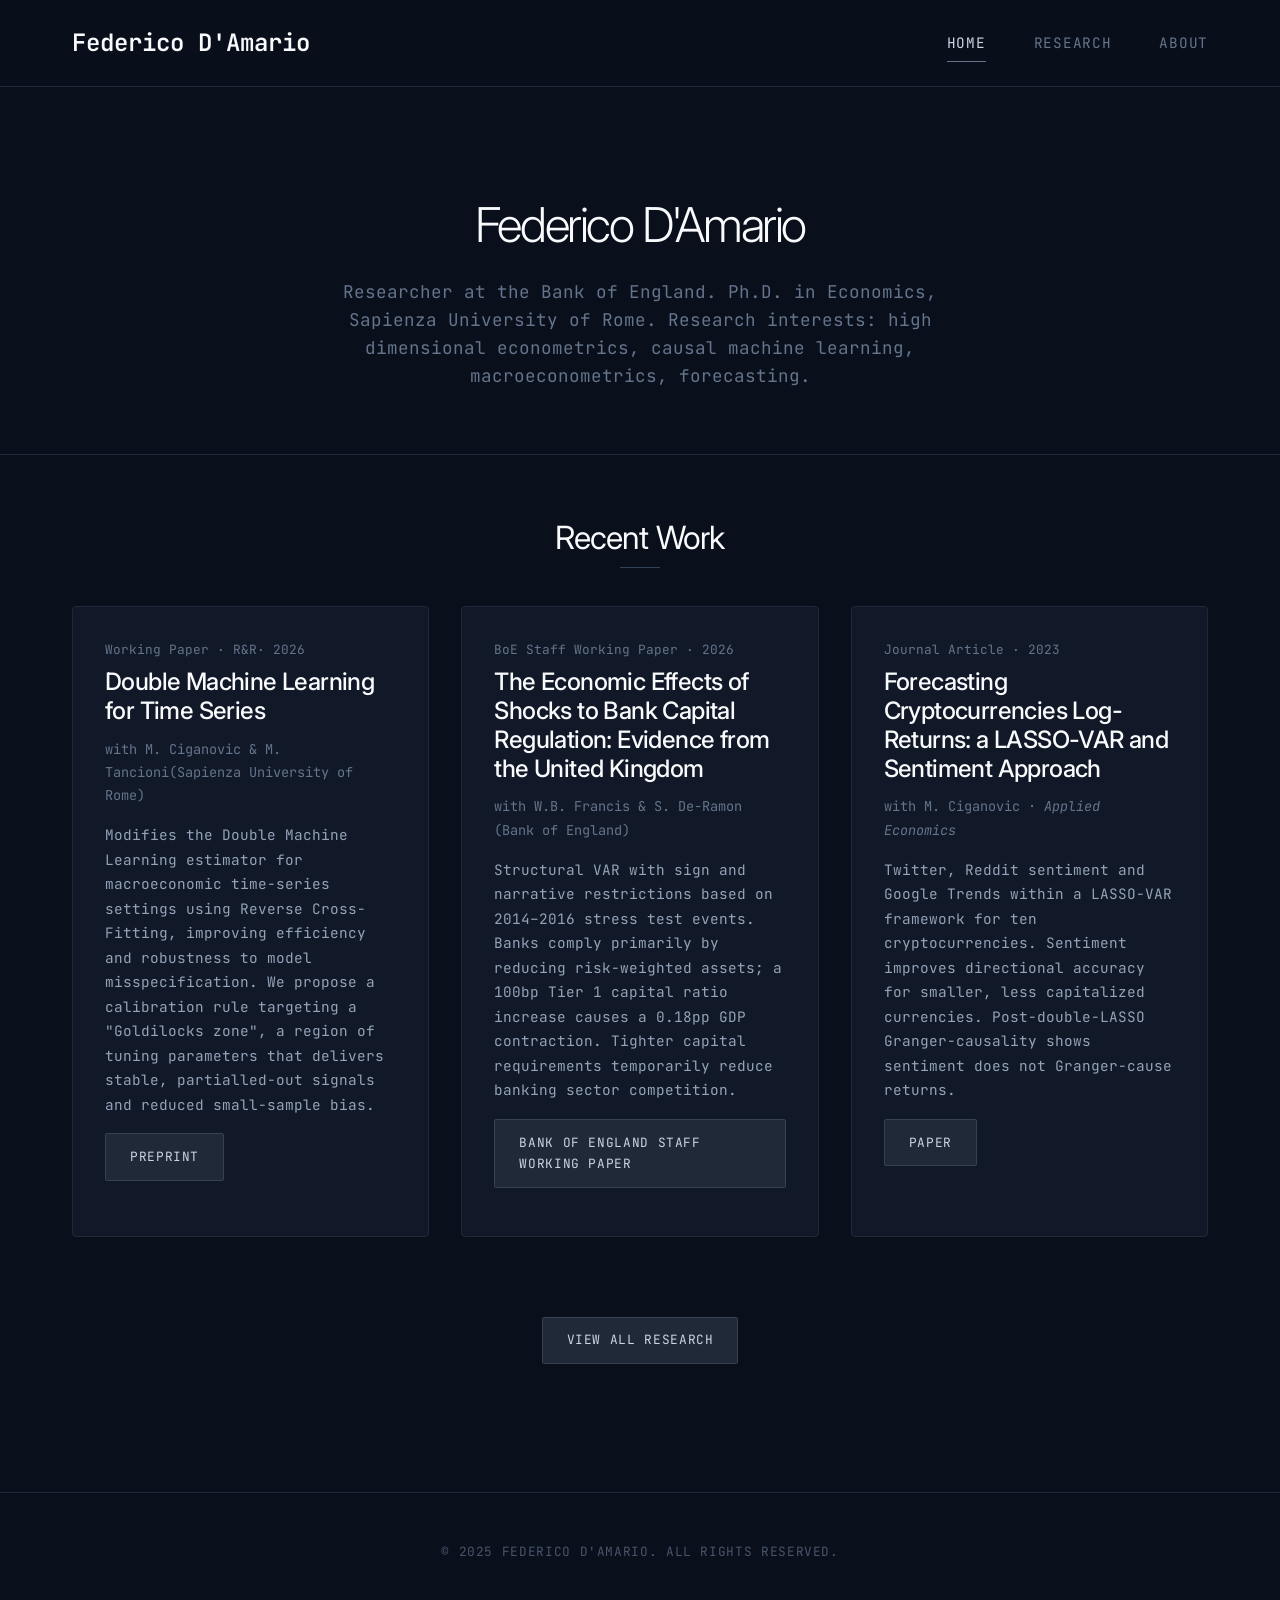
<file: index.html>
<!DOCTYPE html>
<html lang="en">
<head>
    <meta charset="UTF-8">
    <meta name="viewport" content="width=device-width, initial-scale=1.0">
    <title>Federico D'Amario - PhD</title>
    <meta name="description" content="Researcher at the Bank of England. Ph.D. in Economics. Research interests: high dimensionaleconometrics, causal machine learning, macroeconometrics, forecasting.">

    <!-- CSS -->
    <link rel="stylesheet" href="assets/css/styles.css">

    <!-- Preconnect for performance -->
    <link rel="preconnect" href="https://fonts.googleapis.com">
    <link href="https://fonts.googleapis.com/css2?family=JetBrains+Mono:wght@300;400;500;600&family=Inter:wght@300;400;500;600&display=swap" rel="stylesheet">

    <!-- Favicon -->
    <link rel="icon" type="image/x-icon" href="assets/images/favicon.ico">
</head>
<body>
    <!-- Header -->
    <header class="header">
        <div class="container">
            <nav class="nav">
                <div class="nav-brand">
                    <a href="/">Federico D'Amario</a>
                </div>

                <ul class="nav-menu">
                    <li><a href="/" class="nav-link active">Home</a></li>
                    <li><a href="/research/" class="nav-link">Research</a></li>
                    <li><a href="/about/" class="nav-link">About</a></li>
                </ul>

                <button class="nav-toggle" aria-label="Toggle navigation menu">
                    <span></span>
                    <span></span>
                    <span></span>
                </button>
            </nav>
        </div>
    </header>

    <!-- Main Content -->
    <main class="main">
        <!-- Hero Section -->
        <section class="hero">
            <div class="container">
                <h1>Federico D'Amario</h1>
                <p>Researcher at the Bank of England. Ph.D. in Economics, Sapienza University of Rome. Research interests: high dimensional econometrics, causal machine learning, macroeconometrics, forecasting.</p>
            </div>
        </section>

        <!-- Recent Work -->
        <section class="section">
            <div class="container">
                <h2 class="section-title">Recent Work</h2>
                <div class="research-grid">

                    <div class="card">
                        <p style="color: #64748b; font-size: 0.8rem; margin-bottom: 0.5rem;">Working Paper · R&R· 2026</p>
                        <h3>Double Machine Learning for Time Series</h3>
                        <p style="color: #64748b; font-size: 0.85rem; margin-bottom: 0.5rem;">with M. Ciganovic &amp; M. Tancioni(Sapienza University of Rome)</p>
                        <p style="color: #94a3b8; font-size: 0.9rem; margin-top: 1rem;">
                            Modifies the Double Machine Learning estimator for macroeconomic time-series settings using Reverse Cross-Fitting, 
                            improving efficiency and robustness to model misspecification. We propose a calibration rule targeting a "Goldilocks zone", 
                            a region of tuning parameters that delivers stable, partialled-out signals and reduced small-sample bias.
                        </p>
                        <p style="margin-top: 1rem;"><a href="https://arxiv.org/abs/2603.10999" class="research-link" target="_blank" rel="noopener noreferrer">Preprint</a></p>
                    </div>
                    <div class="card">
                        <p style="color: #64748b; font-size: 0.8rem; margin-bottom: 0.5rem;">BoE Staff Working Paper · 2026</p>
                        <h3>The Economic Effects of Shocks to Bank Capital Regulation: Evidence from the United Kingdom</h3>
                        <p style="color: #64748b; font-size: 0.85rem; margin-bottom: 0.5rem;">with W.B. Francis &amp; S. De-Ramon (Bank of England)</p>
                        <p style="color: #94a3b8; font-size: 0.9rem; margin-top: 1rem;">
                            Structural VAR with sign and narrative restrictions based on 2014–2016 stress test events.
                            Banks comply primarily by reducing risk-weighted assets; a 100bp Tier 1 capital ratio increase causes a 0.18pp GDP contraction.
                            Tighter capital requirements temporarily reduce banking sector competition.
                        </p>
                        <p style="margin-top: 1rem;"><a href="https://www.bankofengland.co.uk/working-paper/2026/the-economic-effects-of-changes-to-bank-capital-regulation-evidence-from-the-uk" class="research-link" target="_blank" rel="noopener noreferrer">Bank of England Staff Working Paper</a></p>
                    </div>



                    <div class="card">
                        <p style="color: #64748b; font-size: 0.8rem; margin-bottom: 0.5rem;">Journal Article · 2023</p>
                        <h3>Forecasting Cryptocurrencies Log-Returns: a LASSO-VAR and Sentiment Approach</h3>
                        <p style="color: #64748b; font-size: 0.85rem; margin-bottom: 0.5rem;">with M. Ciganovic · <em>Applied Economics</em></p>
                        <p style="color: #94a3b8; font-size: 0.9rem; margin-top: 1rem;">
                            Twitter, Reddit sentiment and Google Trends within a LASSO-VAR framework for ten cryptocurrencies.
                            Sentiment improves directional accuracy for smaller, less capitalized currencies.
                            Post-double-LASSO Granger-causality shows sentiment does not Granger-cause returns.
                        </p>
                        <p style="margin-top: 1rem;"><a href="https://www.tandfonline.com/doi/abs/10.1080/00036846.2023.2289930" class="research-link" target="_blank" rel="noopener noreferrer">Paper</a></p>
                    </div>
                </div>

                <div style="text-align: center; margin-top: 2rem;">
                    <a href="/research/" class="btn-primary">View All Research</a>
                </div>
            </div>
        </section>
    </main>

    <!-- Footer -->
    <footer class="footer">
        <div class="container">
            <p>&copy; 2025 Federico D'Amario. All rights reserved.</p>
        </div>
    </footer>

    <!-- JavaScript -->
    <script src="assets/js/main.js"></script>
</body>
</html>
</file>
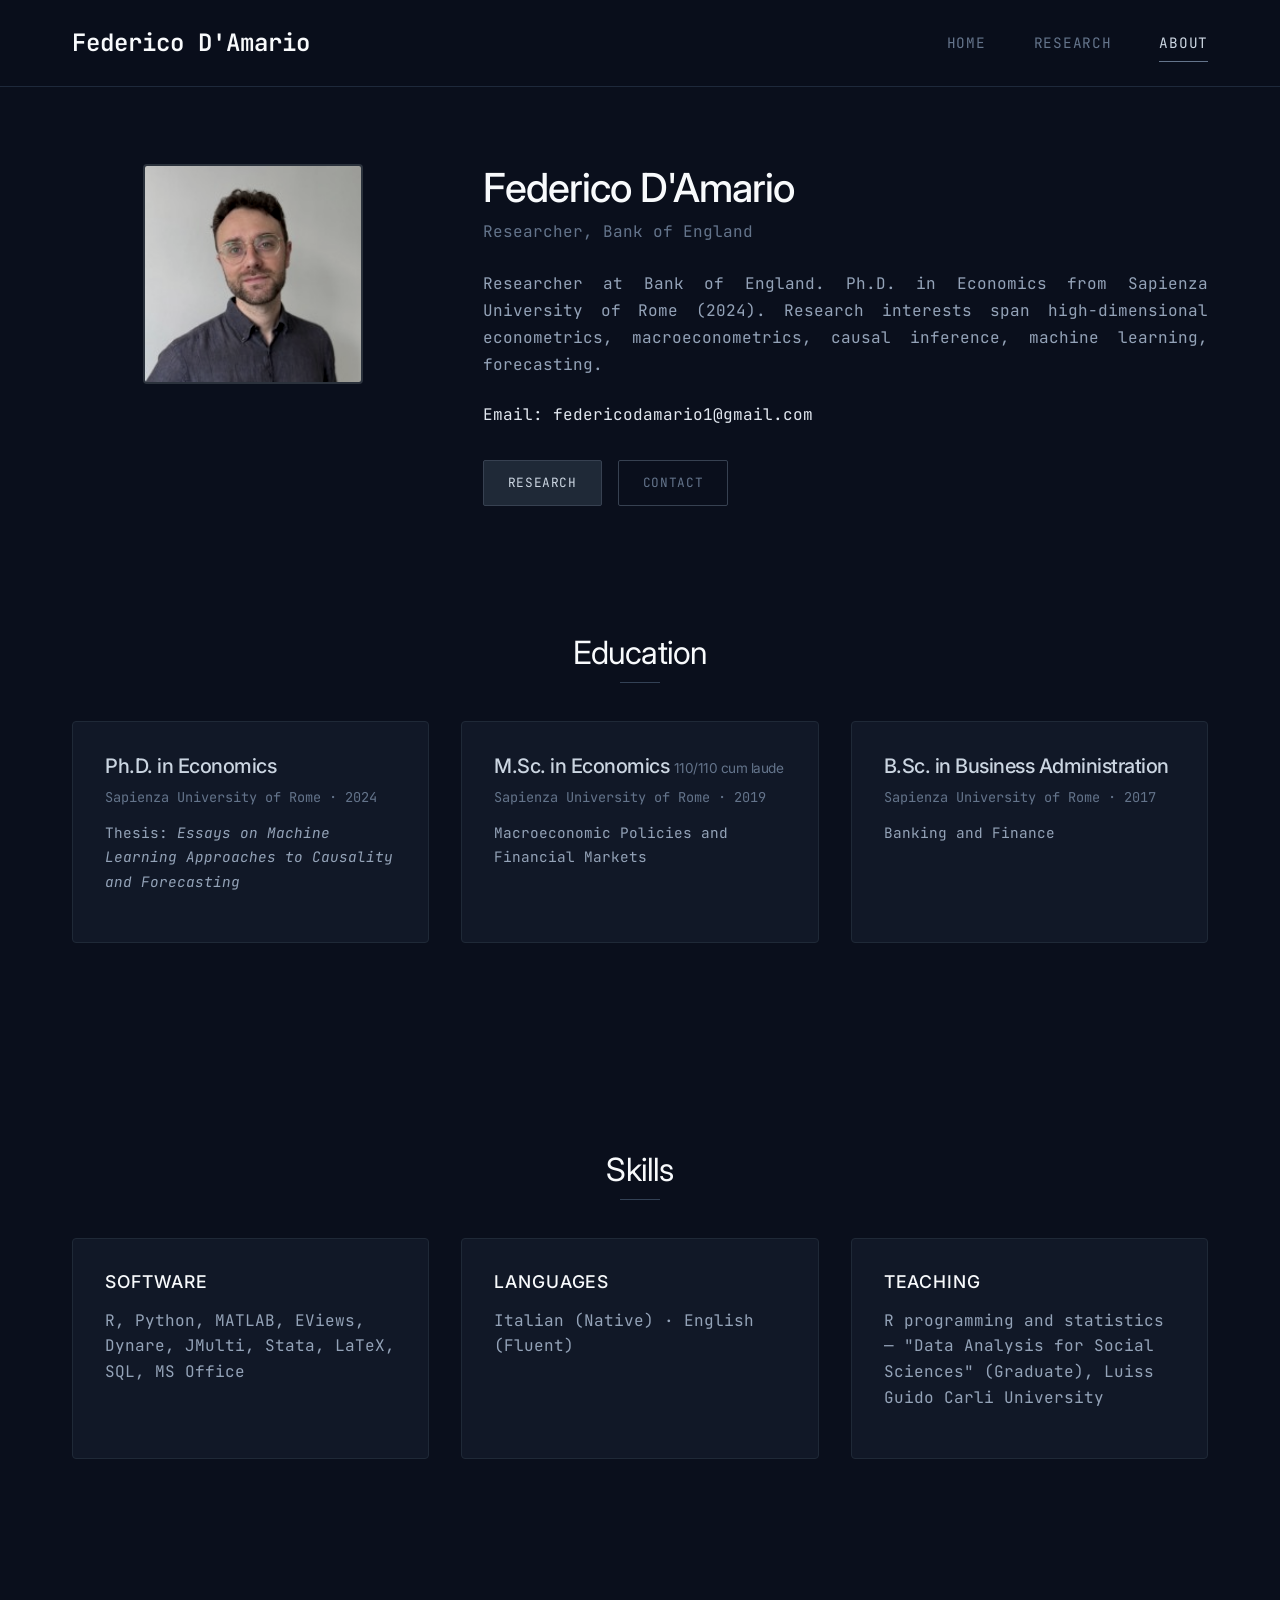
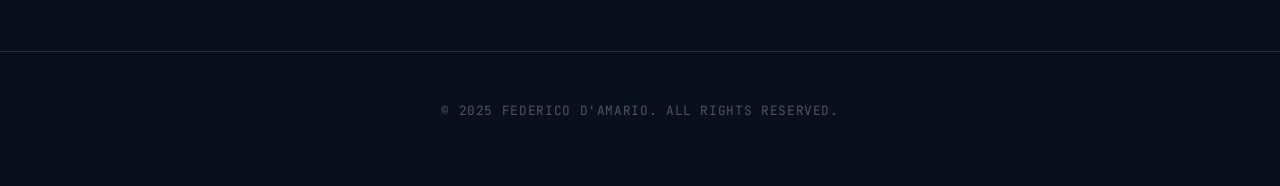
<file: about/index.html>
<!DOCTYPE html>
<html lang="en">
<head>
    <meta charset="UTF-8">
    <meta name="viewport" content="width=device-width, initial-scale=1.0">
    <title>About - Federico D'Amario</title>
    <meta name="description" content="Researcher at the Bank of England. Ph.D. in Economics, Sapienza University of Rome. Econometrics, causal machine learning, macroeconometrics, forecasting, and policy evaluation.">

    <!-- CSS -->
    <link rel="stylesheet" href="../assets/css/styles.css">

    <!-- Preconnect for performance -->
    <link rel="preconnect" href="https://fonts.googleapis.com">
    <link href="https://fonts.googleapis.com/css2?family=JetBrains+Mono:wght@300;400;500;600&family=Inter:wght@300;400;500;600&display=swap" rel="stylesheet">

    <!-- Favicon -->
    <link rel="icon" type="image/x-icon" href="../assets/images/favicon.ico">
</head>
<body>
    <!-- Header -->
    <header class="header">
        <div class="container">
            <nav class="nav">
                <div class="nav-brand">
                    <a href="/">Federico D'Amario</a>
                </div>

                <ul class="nav-menu">
                    <li><a href="/" class="nav-link">Home</a></li>
                    <li><a href="../research/" class="nav-link">Research</a></li>
                    <li><a href="../about/" class="nav-link active">About</a></li>
                </ul>

                <button class="nav-toggle" aria-label="Toggle navigation menu">
                    <span></span>
                    <span></span>
                    <span></span>
                </button>
            </nav>
        </div>
    </header>

    <!-- Main Content -->
    <main class="main">
        <!-- About Section -->
        <section class="section">
            <div class="container">
                <div class="about-content">
                    <div class="about-image">
                        <img src="../assets/images/headshot.jpeg" alt="Federico D'Amario" style="width: 220px; height: 220px; border: 2px solid #374151; border-radius: 4px; object-fit: cover; display: block; margin: 0 auto; filter: grayscale(0.3) contrast(1.1) brightness(0.85);">
                    </div>

                    <div class="about-text">
                        <h1 style="margin-bottom: 0.4rem;">Federico D'Amario</h1>
                        <p style="color: #64748b; margin-bottom: 1.5rem;">Researcher, Bank of England</p>
                        <p>
                            Researcher at Bank of England. Ph.D. in Economics from Sapienza University of Rome (2024). Research interests span high-dimensional econometrics,
                            macroeconometrics, causal inference, machine learning, forecasting.
                        </p>
                        Email: federicodamario1@gmail.com
                        <div style="display: flex; gap: 1rem; flex-wrap: wrap; margin-top: 2rem;">
                            <a href="../research/" class="btn-primary">Research</a>
                            <a href="mailto:federicodamario1@gmail.com" class="btn-secondary">Contact</a>
                        </div>
                    </div>
                </div>
            </div>
        </section>

        <!-- Education -->
        <section class="section">
            <div class="container">
                <h2 class="section-title">Education</h2>
                <div class="research-grid">
                    <div class="card">
                        <h4 style="color: #cbd5e1; margin-bottom: 0.5rem;">Ph.D. in Economics</h4>
                        <p style="color: #64748b; font-size: 0.85rem; margin-bottom: 0.75rem;">Sapienza University of Rome · 2024</p>
                        <p style="color: #94a3b8; font-size: 0.9rem;">Thesis: <em>Essays on Machine Learning Approaches to Causality and Forecasting</em></p>
                    </div>

                    <div class="card">
                        <h4 style="color: #cbd5e1; margin-bottom: 0.5rem;">M.Sc. in Economics <span style="color: #64748b; font-weight: 400; font-size: 0.85rem;">110/110 cum laude</span></h4>
                        <p style="color: #64748b; font-size: 0.85rem; margin-bottom: 0.75rem;">Sapienza University of Rome · 2019</p>
                        <p style="color: #94a3b8; font-size: 0.9rem;">Macroeconomic Policies and Financial Markets</p>
                    </div>

                    <div class="card">
                        <h4 style="color: #cbd5e1; margin-bottom: 0.5rem;">B.Sc. in Business Administration <span style="color: #64748b; font-weight: 400; font-size: 0.85rem;"></span></h4>
                        <p style="color: #64748b; font-size: 0.85rem; margin-bottom: 0.75rem;">Sapienza University of Rome · 2017</p>
                        <p style="color: #94a3b8; font-size: 0.9rem;">Banking and Finance</p>
                    </div>
                </div>
            </div>
        </section>

        <!-- Skills -->
        <section class="section">
            <div class="container">
                <h2 class="section-title">Skills</h2>
                <div class="research-areas-grid">
                    <div class="research-area-card">
                        <h3>Software</h3>
                        <p>R, Python, MATLAB, EViews, Dynare, JMulti, Stata, LaTeX, SQL, MS Office</p>
                    </div>

                    <div class="research-area-card">
                        <h3>Languages</h3>
                        <p>Italian (Native) · English (Fluent)</p>
                    </div>

                    <div class="research-area-card">
                        <h3>Teaching</h3>
                        <p>R programming and statistics — "Data Analysis for Social Sciences" (Graduate), Luiss Guido Carli University</p>
                    </div>
                </div>
            </div>
        </section>
    </main>

    <!-- Footer -->
    <footer class="footer">
        <div class="container">
            <p>&copy; 2025 Federico D'Amario. All rights reserved.</p>
        </div>
    </footer>

    <!-- JavaScript -->
    <script src="../assets/js/main.js"></script>
</body>
</html>
</file>
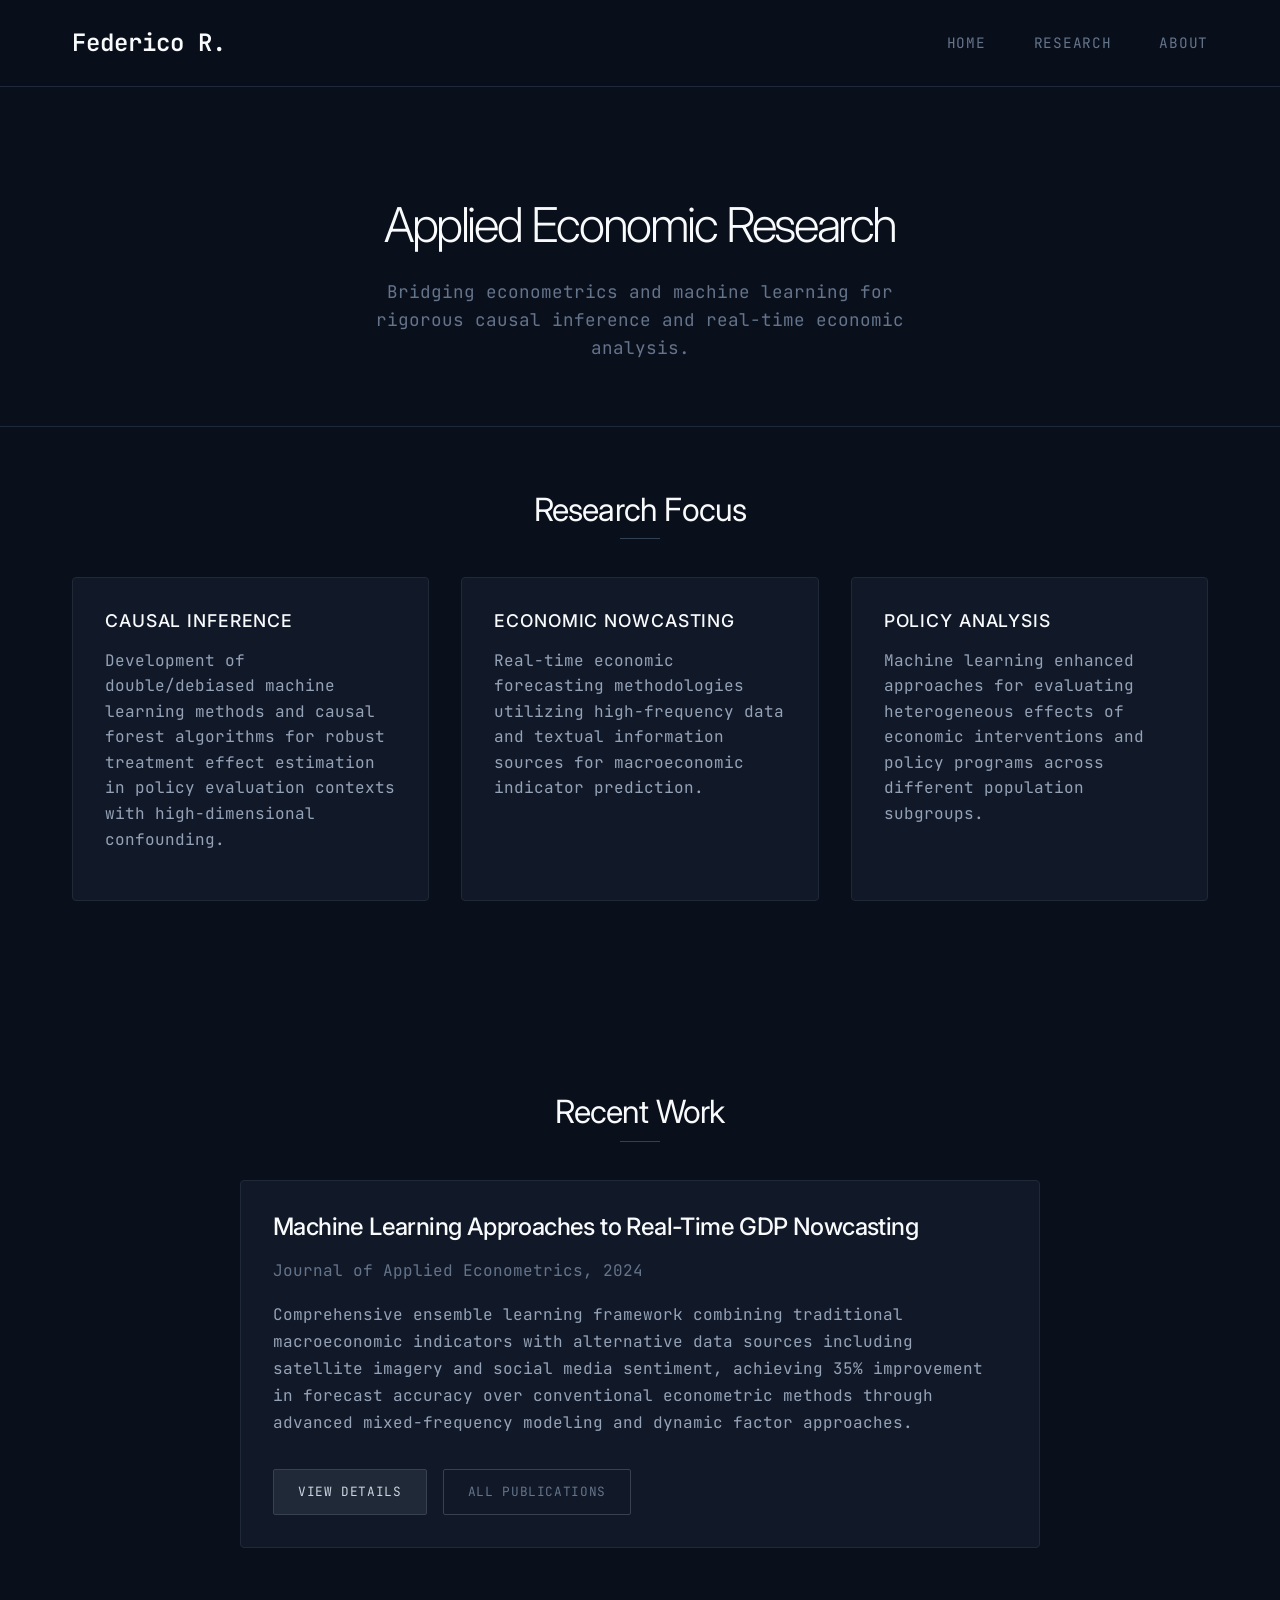
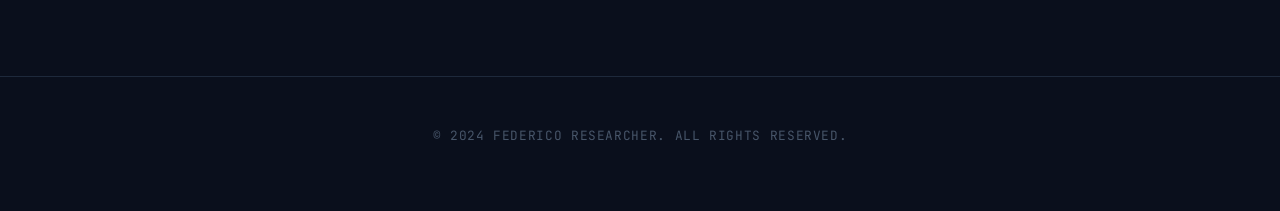
<file: home/index.html>
<!DOCTYPE html>
<html lang="en">
<head>
    <meta charset="UTF-8">
    <meta name="viewport" content="width=device-width, initial-scale=1.0">
    <title>Home - Federico Researcher</title>
    <meta name="description" content="Applied econometrician developing machine learning methods for causal inference, nowcasting, and policy evaluation.">
    
    <!-- CSS -->
    <link rel="stylesheet" href="../assets/css/styles.css">
    
    <!-- Preconnect for performance -->
    <link rel="preconnect" href="https://fonts.googleapis.com">
    <link href="https://fonts.googleapis.com/css2?family=JetBrains+Mono:wght@300;400;500;600&family=Inter:wght@300;400;500;600&display=swap" rel="stylesheet">
    
    <!-- Favicon -->
    <link rel="icon" type="image/x-icon" href="../assets/images/favicon.ico">
</head>
<body>
    <!-- Header -->
    <header class="header">
        <div class="container">
            <nav class="nav">
                <div class="nav-brand">
                    <a href="/">Federico R.</a>
                </div>
                
                <ul class="nav-menu">
                    <li><a href="/" class="nav-link active">Home</a></li>
                    <li><a href="../research/" class="nav-link">Research</a></li>
                    <li><a href="../about/" class="nav-link">About</a></li>
                </ul>
                
                <button class="nav-toggle" aria-label="Toggle navigation menu">
                    <span></span>
                    <span></span>
                    <span></span>
                </button>
            </nav>
        </div>
    </header>

    <!-- Main Content -->
    <main class="main">
        <!-- Hero Section -->
        <section class="hero">
            <div class="container">
                <h1>Applied Economic Research</h1>
                <p>Bridging econometrics and machine learning for rigorous causal inference and real-time economic analysis.</p>
            </div>
        </section>

        <!-- Research Focus -->
        <section class="section">
            <div class="container">
                <h2 class="section-title">Research Focus</h2>
                <div class="research-areas-grid">
                    <div class="research-area-card">
                        <h3>Causal Inference</h3>
                        <p>Development of double/debiased machine learning methods and causal forest algorithms for robust treatment effect estimation in policy evaluation contexts with high-dimensional confounding.</p>
                    </div>
                    
                    <div class="research-area-card">
                        <h3>Economic Nowcasting</h3>
                        <p>Real-time economic forecasting methodologies utilizing high-frequency data and textual information sources for macroeconomic indicator prediction.</p>
                    </div>
                    
                    <div class="research-area-card">
                        <h3>Policy Analysis</h3>
                        <p>Machine learning enhanced approaches for evaluating heterogeneous effects of economic interventions and policy programs across different population subgroups.</p>
                    </div>
                </div>
            </div>
        </section>

        <!-- Recent Work -->
        <section class="section">
            <div class="container">
                <div class="text-center">
                    <h2 class="section-title">Recent Work</h2>
                    <div class="card" style="max-width: 800px; margin: 0 auto; text-align: left;">
                        <h3 style="margin-bottom: 1rem;">Machine Learning Approaches to Real-Time GDP Nowcasting</h3>
                        <p style="color: #64748b; margin-bottom: 1rem;">Journal of Applied Econometrics, 2024</p>
                        <p style="margin-bottom: 2rem;">Comprehensive ensemble learning framework combining traditional macroeconomic indicators with alternative data sources including satellite imagery and social media sentiment, achieving 35% improvement in forecast accuracy over conventional econometric methods through advanced mixed-frequency modeling and dynamic factor approaches.</p>
                        <div style="display: flex; gap: 1rem; flex-wrap: wrap;">
                            <a href="../research/" class="btn-primary">View Details</a>
                            <a href="../research/" class="btn-secondary">All Publications</a>
                        </div>
                    </div>
                </div>
            </div>
        </section>
    </main>

    <!-- Footer -->
    <footer class="footer">
        <div class="container">
            <p>&copy; 2024 Federico Researcher. All rights reserved.</p>
        </div>
    </footer>

    <!-- JavaScript -->
    <script src="../assets/js/main.js"></script>
</body>
</html>
</file>
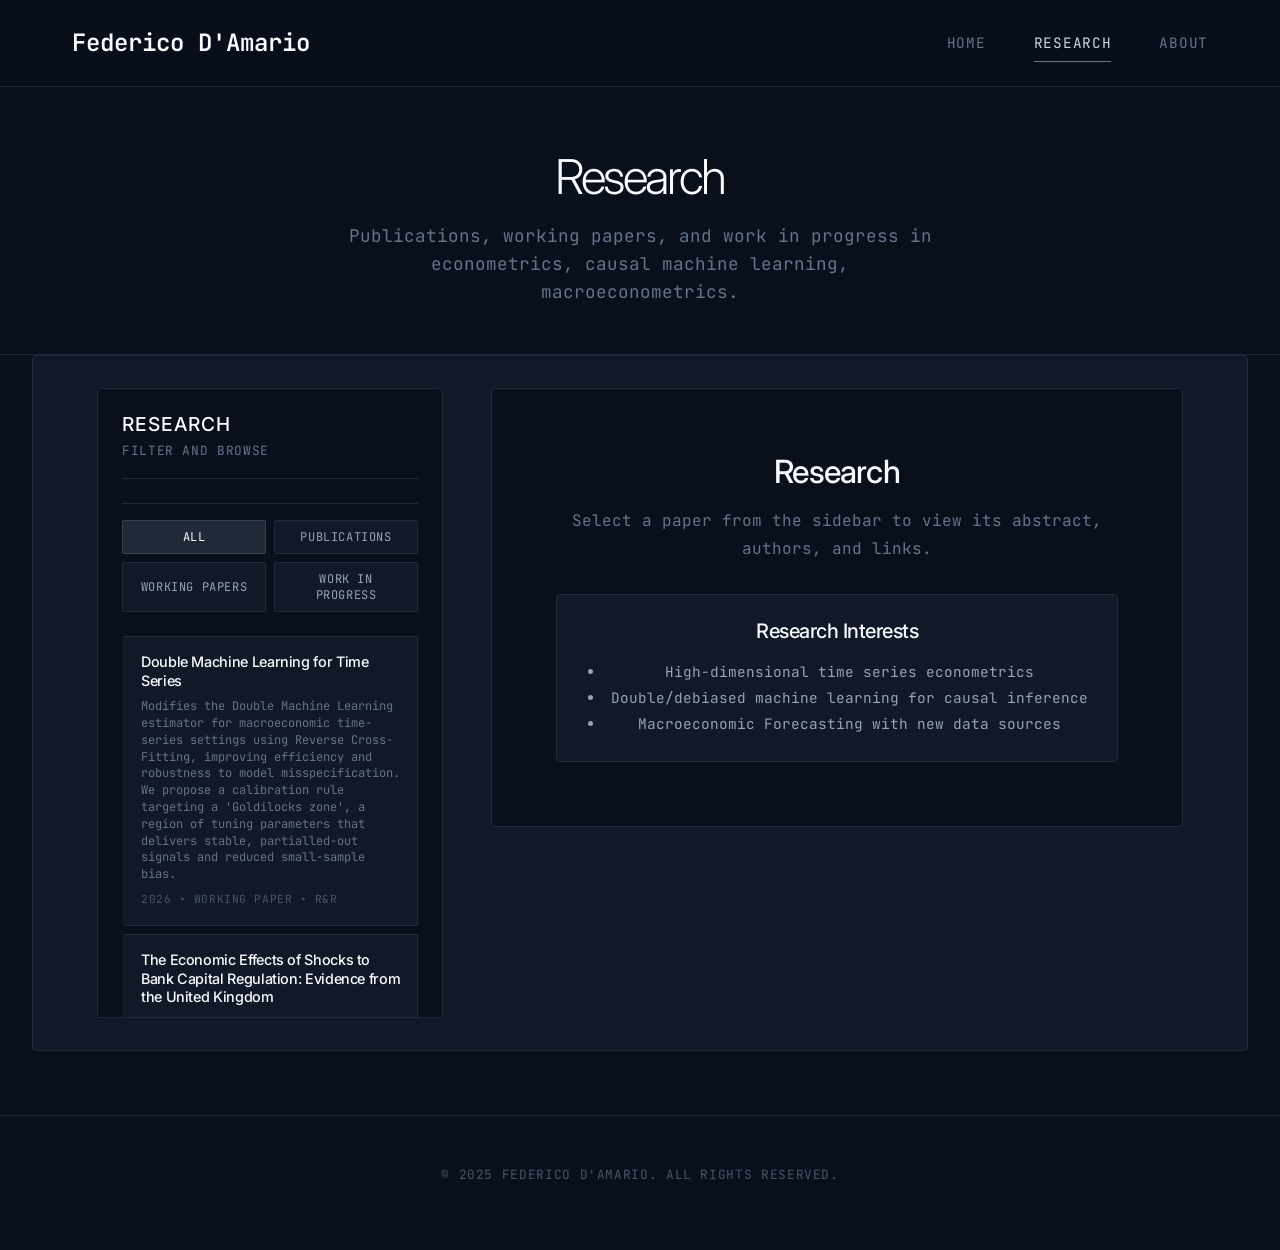
<file: research/index.html>
<!DOCTYPE html>
<html lang="en">
<head>
    <meta charset="UTF-8">
    <meta name="viewport" content="width=device-width, initial-scale=1.0">
    <title>Research - Federico D'Amario</title>
    <meta name="description" content="Publications and working papers in econometrics, causal machine learning, macroeconometrics, forecasting.">

    <!-- CSS -->
    <link rel="stylesheet" href="../assets/css/styles.css">

    <!-- Preconnect for performance -->
    <link rel="preconnect" href="https://fonts.googleapis.com">
    <link href="https://fonts.googleapis.com/css2?family=JetBrains+Mono:wght@300;400;500;600&family=Inter:wght@300;400;500;600&display=swap" rel="stylesheet">

    <!-- Favicon -->
    <link rel="icon" type="image/x-icon" href="../assets/images/favicon.ico">
</head>
<body>
    <!-- Header -->
    <header class="header">
        <div class="container">
            <nav class="nav">
                <div class="nav-brand">
                    <a href="/">Federico D'Amario</a>
                </div>

                <ul class="nav-menu">
                    <li><a href="/" class="nav-link">Home</a></li>
                    <li><a href="../research/" class="nav-link active">Research</a></li>
                    <li><a href="../about/" class="nav-link">About</a></li>
                </ul>

                <button class="nav-toggle" aria-label="Toggle navigation menu">
                    <span></span>
                    <span></span>
                    <span></span>
                </button>
            </nav>
        </div>
    </header>

    <!-- Main Content -->
    <main class="main">
        <!-- Research Header -->
        <section class="hero" style="padding: 3rem 0;">
            <div class="container">
                <div class="text-center">
                    <h1 style="margin-bottom: 1rem;">Research</h1>
                    <p style="font-size: 1.1rem; color: #64748b; max-width: 600px; margin: 0 auto;">
                        Publications, working papers, and work in progress in econometrics, causal machine learning, macroeconometrics.
                    </p>
                </div>
            </div>
        </section>

        <!-- Main Research Section with Sidebar -->
        <section class="section research-main-section">
            <div class="container">
                <div class="research-container">
                    <!-- Research Sidebar -->
                    <aside class="research-sidebar">
                        <div class="research-sidebar-header">
                            <h3>Research</h3>
                            <p class="sidebar-subtitle">Filter and browse</p>
                        </div>

                        <!-- Category Filter -->
                        <div class="research-categories">
                            <button class="category-btn active" data-category="all">All</button>
                            <button class="category-btn" data-category="publications">Publications</button>
                            <button class="category-btn" data-category="working-papers">Working Papers</button>
                            <button class="category-btn" data-category="other">Work in Progress</button>
                        </div>

                        <div id="research-list" class="research-list">
                            <div class="research-list-item loading">
                                <div class="loading-text">Loading publications...</div>
                            </div>
                        </div>
                    </aside>

                    <!-- Research Content Area -->
                    <main class="research-content-area">
                        <div id="research-detail" class="research-detail-container">
                            <div class="research-welcome">
                                <h2>Research</h2>
                                <p>Select a paper from the sidebar to view its abstract, authors, and links.</p>
                                <div style="margin-top: 2rem; padding: 1.5rem; background: #111827; border: 1px solid #1f2937; border-radius: 4px;">
                                    <h4 style="margin-bottom: 1rem; color: #f8fafc;">Research Interests</h4>
                                    <ul style="margin: 0; padding-left: 1.5rem; color: #94a3b8; line-height: 1.8; font-size: 0.9rem;">
                                        <li>High-dimensional time series econometrics</li>
                                        <li>Double/debiased machine learning for causal inference</li>
                                        <li>Macroeconomic Forecasting with new data sources</li>

                                    </ul>
                                </div>
                            </div>
                        </div>
                    </main>
                </div>
            </div>
        </section>
    </main>

    <!-- Footer -->
    <footer class="footer">
        <div class="container">
            <p>&copy; 2025 Federico D'Amario. All rights reserved.</p>
        </div>
    </footer>

    <!-- JavaScript -->
    <script src="../assets/js/main.js"></script>
    <script src="../assets/js/research.js"></script>
</body>
</html>
</file>
<file: assets/css/styles.css>
/* Reset and Base Styles */
* {
    margin: 0;
    padding: 0;
    box-sizing: border-box;
}

html {
    scroll-behavior: smooth;
    font-size: 16px;
}

body {
    font-family: 'JetBrains Mono', 'Fira Code', 'SF Mono', 'Monaco', 'Inconsolata', 'Roboto Mono', monospace;
    line-height: 1.6;
    color: #e2e8f0;
    background: #0a0f1c;
    min-height: 100vh;
    -webkit-font-smoothing: antialiased;
    -moz-osx-font-smoothing: grayscale;
}

/* Typography */
h1, h2, h3, h4, h5, h6 {
    font-weight: 500;
    line-height: 1.2;
    margin-bottom: 0.5em;
    color: #f8fafc;
    letter-spacing: -0.025em;
    font-family: 'Inter', -apple-system, BlinkMacSystemFont, 'Segoe UI', Roboto, sans-serif;
}

h1 { font-size: 2.5rem; }
h2 { font-size: 2rem; }
h3 { font-size: 1.5rem; }
h4 { font-size: 1.25rem; }

p {
    margin-bottom: 1rem;
    color: #94a3b8;
    line-height: 1.7;
}

a {
    color: #64748b;
    text-decoration: none;
    transition: all 0.2s ease;
    border-bottom: 1px solid transparent;
}

a:hover {
    color: #cbd5e1;
    border-bottom-color: #64748b;
}

/* Layout */
.container {
    max-width: 1200px;
    margin: 0 auto;
    padding: 0 2rem;
}

/* Header and Navigation */
.header {
    background: rgba(10, 15, 28, 0.98);
    border-bottom: 1px solid #1e293b;
    position: fixed;
    top: 0;
    left: 0;
    right: 0;
    z-index: 1000;
    backdrop-filter: blur(8px);
    transition: none;
}

.nav {
    display: flex;
    justify-content: space-between;
    align-items: center;
    padding: 1.5rem 0;
}

.nav-brand {
    font-size: 1.5rem;
    font-weight: 600;
    color: #f8fafc;
    font-family: 'JetBrains Mono', monospace;
}

.nav-brand a {
    color: inherit;
    border: none;
}

.nav-menu {
    display: flex;
    list-style: none;
    gap: 3rem;
}

.nav-link {
    color: #64748b;
    font-weight: 400;
    padding: 0.5rem 0;
    position: relative;
    transition: color 0.2s ease;
    font-size: 0.9rem;
    text-transform: uppercase;
    letter-spacing: 0.05em;
}

.nav-link:hover,
.nav-link.active {
    color: #cbd5e1;
}

.nav-link::after {
    content: '';
    position: absolute;
    bottom: -2px;
    left: 0;
    width: 0;
    height: 1px;
    background: #64748b;
    transition: width 0.3s ease;
}

.nav-link:hover::after,
.nav-link.active::after {
    width: 100%;
}

/* Mobile menu */
.nav-toggle {
    display: none;
    flex-direction: column;
    cursor: pointer;
    gap: 3px;
    padding: 0.5rem;
}

.nav-toggle span {
    width: 20px;
    height: 2px;
    background: #64748b;
    transition: 0.3s ease;
}

/* Main Content */
.main {
    margin-top: 100px;
    min-height: calc(100vh - 180px);
}

/* Hero Section */
.hero {
    padding: 6rem 0 4rem;
    text-align: center;
    border-bottom: 1px solid #1e293b;
}

.hero h1 {
    color: #f8fafc;
    margin-bottom: 1.5rem;
    font-size: 3rem;
    font-weight: 300;
    letter-spacing: -0.05em;
}

.hero p {
    font-size: 1.1rem;
    color: #64748b;
    max-width: 600px;
    margin: 0 auto;
    line-height: 1.6;
}

/* Content Sections */
.section {
    padding: 4rem 0;
}

.section-title {
    text-align: center;
    margin-bottom: 3rem;
    color: #f8fafc;
    font-size: 2rem;
    font-weight: 400;
    position: relative;
}

.section-title::after {
    content: '';
    position: absolute;
    bottom: -10px;
    left: 50%;
    width: 40px;
    height: 1px;
    background: #334155;
    transform: translateX(-50%);
}

/* Cards */
.card {
    background: #111827;
    border: 1px solid #1f2937;
    border-radius: 4px;
    padding: 2rem;
    margin-bottom: 2rem;
    transition: all 0.2s ease;
}

.card:hover {
    border-color: #374151;
    transform: translateY(-2px);
}

/* Research Areas Grid */
.research-areas-grid {
    display: grid;
    grid-template-columns: repeat(auto-fit, minmax(300px, 1fr));
    gap: 2rem;
    margin-bottom: 4rem;
}

.research-area-card {
    background: #111827;
    border: 1px solid #1f2937;
    border-radius: 4px;
    padding: 2rem;
    transition: all 0.2s ease;
}

.research-area-card:hover {
    border-color: #374151;
    transform: translateY(-2px);
}

.research-area-card h3 {
    margin-bottom: 1rem;
    color: #f8fafc;
    font-weight: 500;
    text-transform: uppercase;
    font-size: 1.1rem;
    letter-spacing: 0.05em;
}

.research-area-card p {
    color: #94a3b8;
    line-height: 1.6;
}

/* Research Layout - Sidebar */
.research-main-section {
    background: #111827;
    border: 1px solid #1f2937;
    border-radius: 4px;
    margin: 0 2rem;
    padding: 2rem;
}

.research-container {
    display: grid;
    grid-template-columns: 1fr 2fr;
    gap: 3rem;
    align-items: start;
    max-height: 80vh;
    overflow: hidden;
}

.research-sidebar {
    background: #0a0f1c;
    border: 1px solid #1f2937;
    border-radius: 4px;
    padding: 1.5rem;
    height: fit-content;
    max-height: 70vh;
    overflow-y: auto;
    position: sticky;
    top: 2rem;
}

.research-sidebar-header {
    margin-bottom: 1.5rem;
    padding-bottom: 1rem;
    border-bottom: 1px solid #1f2937;
}

.research-sidebar-header h3 {
    color: #f8fafc;
    font-size: 1.2rem;
    margin-bottom: 0.25rem;
    text-transform: uppercase;
    letter-spacing: 0.05em;
}

.sidebar-subtitle {
    color: #64748b;
    font-size: 0.8rem;
    margin: 0;
    text-transform: uppercase;
    letter-spacing: 0.05em;
}

.research-categories {
    display: grid;
    grid-template-columns: repeat(2, 1fr);
    gap: 0.5rem;
    margin-bottom: 1.5rem;
    padding-top: 1rem;
    border-top: 1px solid #1f2937;
}

.category-btn {
    background: #111827;
    color: #94a3b8;
    border: 1px solid #1f2937;
    border-radius: 2px;
    padding: 0.5rem 0.75rem;
    font-size: 0.75rem;
    font-weight: 400;
    text-transform: uppercase;
    letter-spacing: 0.05em;
    cursor: pointer;
    transition: all 0.2s ease;
    font-family: 'JetBrains Mono', monospace;
}

.category-btn:hover {
    color: #cbd5e1;
    border-color: #374151;
}

.category-btn.active {
    background: #1f2937;
    color: #f8fafc;
    border-color: #374151;
}

.research-list {
    display: flex;
    flex-direction: column;
    gap: 0.5rem;
}

.research-list-item {
    padding: 1rem;
    border: 1px solid #1f2937;
    background: #111827;
    cursor: pointer;
    transition: all 0.2s ease;
    border-left: 3px solid transparent;
}

.research-list-item:hover {
    border-color: #374151;
    border-left-color: #64748b;
}

.research-list-item.active {
    border-color: #374151;
    border-left-color: #cbd5e1;
    background: #1f2937;
}

.research-list-item h4 {
    font-size: 0.9rem;
    margin-bottom: 0.5rem;
    color: #f8fafc;
    line-height: 1.3;
}

.research-list-item p {
    font-size: 0.75rem;
    color: #64748b;
    margin: 0;
    line-height: 1.4;
}

.research-list-item .research-meta {
    margin-top: 0.5rem;
    font-size: 0.7rem;
    color: #475569;
    text-transform: uppercase;
    letter-spacing: 0.05em;
}

.loading {
    text-align: center;
    color: #64748b;
    padding: 2rem;
    cursor: default;
    font-size: 0.9rem;
}

/* Research Content Area */
.research-content-area {
    background: #0a0f1c;
    border: 1px solid #1f2937;
    border-radius: 4px;
    padding: 2rem;
    height: fit-content;
    max-height: 70vh;
    overflow-y: auto;
}

.research-detail-container {
    height: 100%;
}

.research-welcome {
    text-align: center;
    padding: 2rem;
}

.research-welcome h2 {
    margin-bottom: 1rem;
    color: #f8fafc;
}

.research-welcome p {
    color: #64748b;
    margin-bottom: 2rem;
}

.research-stats {
    display: flex;
    justify-content: center;
    gap: 3rem;
    flex-wrap: wrap;
}

.stat-item {
    text-align: center;
}

.stat-number {
    display: block;
    font-size: 1.5rem;
    font-weight: 600;
    color: #cbd5e1;
    margin-bottom: 0.25rem;
    font-family: 'JetBrains Mono', monospace;
}

.stat-label {
    font-size: 0.75rem;
    color: #64748b;
    text-transform: uppercase;
    letter-spacing: 0.05em;
}

/* Research Detail Content */
.research-detail {
    padding: 0;
}

.research-detail-header {
    margin-bottom: 2rem;
    padding-bottom: 1.5rem;
    border-bottom: 1px solid #1f2937;
}

.research-detail-title {
    font-size: 1.5rem;
    margin-bottom: 1rem;
    color: #f8fafc;
    font-weight: 400;
}

.research-detail-meta {
    display: grid;
    grid-template-columns: repeat(auto-fit, minmax(120px, 1fr));
    gap: 1rem;
    margin-bottom: 1rem;
}

.meta-item {
    background: #111827;
    padding: 0.75rem;
    border: 1px solid #1f2937;
    border-radius: 2px;
}

.meta-label {
    font-size: 0.7rem;
    font-weight: 500;
    color: #64748b;
    text-transform: uppercase;
    letter-spacing: 0.05em;
    margin-bottom: 0.25rem;
}

.meta-value {
    font-size: 0.8rem;
    color: #cbd5e1;
    font-weight: 400;
}

.research-abstract {
    margin-bottom: 2rem;
}

.research-abstract h4 {
    margin-bottom: 1rem;
    color: #f8fafc;
    text-transform: uppercase;
    font-size: 1rem;
    letter-spacing: 0.05em;
}

.research-abstract p {
    text-align: justify;
    line-height: 1.7;
    color: #94a3b8;
}

.research-details-section {
    margin-bottom: 2rem;
}

.research-keywords {
    display: flex;
    flex-wrap: wrap;
    gap: 0.5rem;
    margin-top: 1rem;
}

.keyword-tag {
    background: #111827;
    color: #94a3b8;
    padding: 0.25rem 0.75rem;
    border: 1px solid #1f2937;
    border-radius: 2px;
    font-size: 0.75rem;
    font-weight: 400;
    text-transform: lowercase;
}

.research-links {
    margin-top: 2rem;
    display: flex;
    gap: 1rem;
    flex-wrap: wrap;
}

/* Buttons */
.btn-primary, .research-link {
    background: #1f2937;
    color: #cbd5e1;
    padding: 0.75rem 1.5rem;
    border: 1px solid #374151;
    border-radius: 2px;
    font-size: 0.8rem;
    font-weight: 400;
    text-decoration: none;
    cursor: pointer;
    transition: all 0.2s ease;
    display: inline-flex;
    align-items: center;
    gap: 0.5rem;
    text-transform: uppercase;
    letter-spacing: 0.05em;
}

.btn-primary:hover, .research-link:hover {
    background: #374151;
    color: #f8fafc;
    border-color: #475569;
    transform: translateY(-1px);
}

.btn-secondary {
    background: transparent;
    color: #64748b;
    padding: 0.75rem 1.5rem;
    border: 1px solid #374151;
    border-radius: 2px;
    font-size: 0.8rem;
    font-weight: 400;
    text-decoration: none;
    cursor: pointer;
    transition: all 0.2s ease;
    display: inline-flex;
    align-items: center;
    gap: 0.5rem;
    text-transform: uppercase;
    letter-spacing: 0.05em;
}

.btn-secondary:hover {
    color: #cbd5e1;
    border-color: #475569;
    background: #111827;
}

/* Old research grid for other uses */
.research-grid {
    display: grid;
    grid-template-columns: repeat(auto-fit, minmax(350px, 1fr));
    gap: 2rem;
    margin-bottom: 3rem;
}

/* About Page */
.about-content {
    display: grid;
    grid-template-columns: 1fr 2fr;
    gap: 3rem;
    align-items: start;
}

.about-image {
    text-align: center;
}

.about-text h2 {
    margin-bottom: 1.5rem;
}

.about-text p {
    margin-bottom: 1.5rem;
    text-align: justify;
}

/* Footer */
.footer {
    background: #0a0f1c;
    color: #64748b;
    text-align: center;
    padding: 3rem 0;
    margin-top: 4rem;
    border-top: 1px solid #1e293b;
}

.footer p {
    color: #475569;
    font-size: 0.8rem;
    text-transform: uppercase;
    letter-spacing: 0.05em;
}

/* Mobile-specific enhancements */
.mobile-research-view .research-list-item {
    -webkit-tap-highlight-color: rgba(100, 116, 139, 0.1);
}

.research-list-item.touch-active {
    background: #1f2937;
    border-color: #475569;
    transform: translateY(0);
}

.mobile-detail-view {
    -webkit-overflow-scrolling: touch;
    scroll-behavior: smooth;
}

/* Enhanced scrollbar for mobile */
.mobile-research-view ::-webkit-scrollbar {
    width: 4px;
}

.mobile-research-view ::-webkit-scrollbar-thumb {
    background: rgba(100, 116, 139, 0.5);
    border-radius: 2px;
}

/* Custom Scrollbar */
::-webkit-scrollbar {
    width: 6px;
}

::-webkit-scrollbar-track {
    background: #0a0f1c;
}

::-webkit-scrollbar-thumb {
    background: #1f2937;
    border-radius: 3px;
}

::-webkit-scrollbar-thumb:hover {
    background: #374151;
}

/* Responsive Design - Mobile First Approach */
@media (max-width: 1024px) {
    .research-container {
        grid-template-columns: 1fr;
        gap: 2rem;
        max-height: none;
    }
    
    .research-sidebar {
        position: static;
        max-height: none;
        order: 1;
        margin-bottom: 2rem;
    }
    
    .research-content-area {
        max-height: none;
        order: 2;
        min-height: 400px;
    }
    
    .research-main-section {
        margin: 0 1rem;
        border-radius: 4px;
        padding: 1.5rem;
    }
    
    .research-areas-grid {
        grid-template-columns: 1fr;
        gap: 1.5rem;
    }
}

@media (max-width: 768px) {
    .container {
        padding: 0 1rem;
    }
    
    .nav-menu {
        display: none;
        position: absolute;
        top: 100%;
        left: 0;
        right: 0;
        background: rgba(10, 15, 28, 0.98);
        flex-direction: column;
        padding: 2rem 1rem;
        border-top: 1px solid #1e293b;
        gap: 1.5rem;
    }
    
    .nav-menu.active {
        display: flex;
    }
    
    .nav-toggle {
        display: flex;
    }
    
    .hero h1 {
        font-size: 2rem;
    }
    
    .hero p {
        font-size: 1rem;
    }
    
    h1 { font-size: 1.8rem; }
    h2 { font-size: 1.5rem; }
    h3 { font-size: 1.2rem; }
    
    .research-areas-grid {
        grid-template-columns: 1fr;
        gap: 1.5rem;
    }
    
    .research-container {
        grid-template-columns: 1fr;
        gap: 1.5rem;
    }
    
    .research-sidebar,
    .research-content-area {
        padding: 1.5rem;
        margin: 0;
    }
    
    .research-main-section {
        margin: 0;
        padding: 1rem;
    }
    
    /* Improved category buttons for mobile */
    .research-categories {
        grid-template-columns: repeat(2, 1fr);
        gap: 0.75rem;
        margin-bottom: 2rem;
    }
    
    .category-btn {
        padding: 0.75rem 1rem;
        font-size: 0.8rem;
        min-height: 44px; /* Minimum touch target */
        display: flex;
        align-items: center;
        justify-content: center;
        text-align: center;
    }
    
    /* Better research list items for mobile */
    .research-list-item {
        padding: 1.25rem;
        margin-bottom: 0.75rem;
        cursor: pointer;
        min-height: 80px;
    }
    
    .research-list-item h4 {
        font-size: 1rem;
        line-height: 1.4;
        margin-bottom: 0.75rem;
    }
    
    .research-list-item p {
        font-size: 0.85rem;
        line-height: 1.5;
        margin-bottom: 0.5rem;
    }
    
    .research-list-item .research-meta {
        font-size: 0.75rem;
        margin-top: 0.75rem;
    }
    
    /* Mobile-specific research detail improvements */
    .research-detail-title {
        font-size: 1.3rem;
        line-height: 1.3;
        margin-bottom: 1.5rem;
    }
    
    .research-detail-meta {
        grid-template-columns: 1fr;
        gap: 1rem;
    }
    
    .meta-item {
        padding: 1rem;
    }
    
    .research-abstract p {
        font-size: 0.9rem;
        line-height: 1.6;
        text-align: left; /* Better for mobile reading */
    }
    
    /* Improved keyword tags for mobile */
    .keyword-tag {
        padding: 0.5rem 0.75rem;
        font-size: 0.8rem;
        margin-bottom: 0.5rem;
    }
    
    /* Better research links for mobile */
    .research-links {
        flex-direction: column;
        gap: 0.75rem;
    }
    
    .research-link {
        padding: 1rem 1.5rem;
        text-align: center;
        width: 100%;
        min-height: 48px;
        display: flex;
        align-items: center;
        justify-content: center;
    }
    
    .about-content {
        grid-template-columns: 1fr;
        gap: 2rem;
        text-align: center;
    }
    
    .about-text {
        text-align: left;
    }
    
    .section {
        padding: 3rem 0;
    }
    
    .research-stats {
        gap: 2rem;
    }
}

@media (max-width: 480px) {
    .container {
        padding: 0 0.75rem;
    }
    
    .hero {
        padding: 3rem 0 2rem;
    }
    
    .hero h1 {
        font-size: 1.6rem;
        margin-bottom: 1rem;
    }
    
    .hero p {
        font-size: 0.95rem;
        line-height: 1.5;
    }
    
    h1 { font-size: 1.6rem; }
    h2 { font-size: 1.3rem; }
    h3 { font-size: 1.1rem; }
    
    .card, .research-area-card {
        padding: 1.25rem;
    }
    
    .research-main-section {
        margin: 0 0.5rem;
        padding: 0.75rem;
    }
    
    .research-sidebar,
    .research-content-area {
        padding: 1rem;
    }
    
    /* Very small screen category layout */
    .research-categories {
        grid-template-columns: 1fr;
        gap: 0.5rem;
        margin-bottom: 1.5rem;
    }
    
    .category-btn {
        padding: 0.75rem 1rem;
        font-size: 0.75rem;
        min-height: 48px;
        width: 100%;
    }
    
    /* Smaller research list items for very small screens */
    .research-list-item {
        padding: 1rem;
        margin-bottom: 0.5rem;
    }
    
    .research-list-item h4 {
        font-size: 0.95rem;
        line-height: 1.3;
    }
    
    .research-list-item p {
        font-size: 0.8rem;
        line-height: 1.4;
    }
    
    /* Research detail optimizations for small screens */
    .research-detail-title {
        font-size: 1.2rem;
        line-height: 1.25;
    }
    
    .meta-item {
        padding: 0.75rem;
    }
    
    .research-abstract h4 {
        font-size: 0.95rem;
    }
    
    .research-abstract p {
        font-size: 0.85rem;
        line-height: 1.5;
    }
    
    .keyword-tag {
        padding: 0.4rem 0.6rem;
        font-size: 0.75rem;
    }
    
    .research-link {
        padding: 0.875rem 1.25rem;
        font-size: 0.75rem;
        min-height: 44px;
    }
    
    .section {
        padding: 2.5rem 0;
    }
    
    .section-title {
        font-size: 1.4rem;
    }
    
    .research-stats {
        flex-direction: column;
        gap: 1.5rem;
    }
    
    /* Welcome message optimization for small screens */
    .research-welcome {
        padding: 1.5rem 1rem;
        text-align: left;
    }
    
    .research-welcome h2 {
        font-size: 1.3rem;
        text-align: center;
        margin-bottom: 1rem;
    }
    
    .research-welcome p {
        font-size: 0.9rem;
        line-height: 1.5;
        margin-bottom: 1.5rem;
    }
}
</file>
